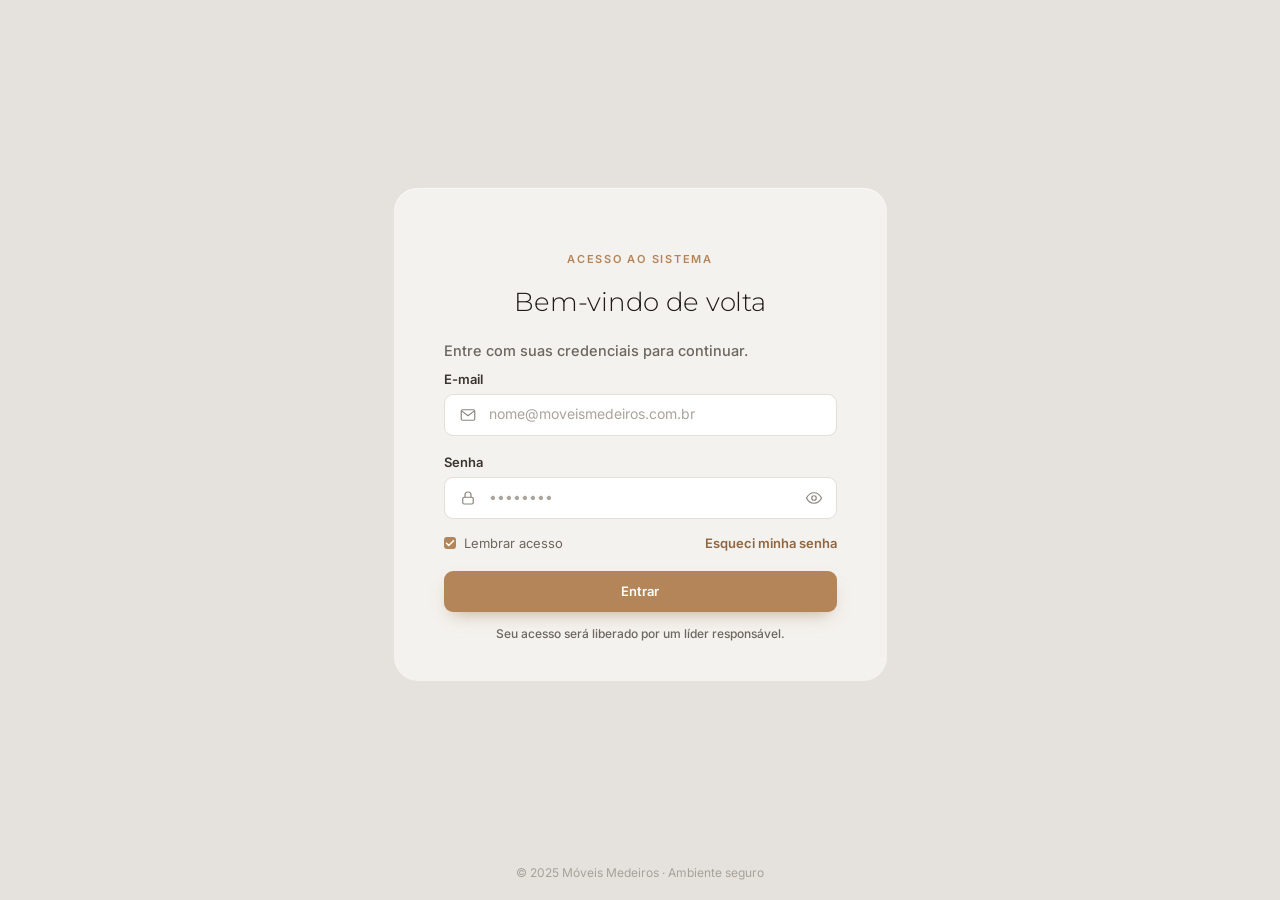
<file: index.html>
<!DOCTYPE html>
<html lang="pt-BR">
<head>
  <meta charset="UTF-8">
  <meta name="viewport" content="width=device-width, initial-scale=1">
  <title>Acesso ao sistema · Móveis Medeiros</title>
  <link rel="preconnect" href="https://fonts.googleapis.com">
  <link rel="preconnect" href="https://fonts.gstatic.com" crossorigin>
  <link href="https://fonts.googleapis.com/css2?family=Inter:wght@400;500;600;700&family=Montserrat:wght@300;400;500;600;700&display=swap" rel="stylesheet">
  <link rel="stylesheet" href="style.css?v=20261128">
</head>
<body>

  <main class="page">
    <section class="card">
      <p class="eyebrow">Acesso ao sistema</p>
      <h1 class="title">Bem-vindo de volta</h1>
      <p class="subtitle">Entre com suas credenciais para continuar.</p>

      <form class="form" id="form" action="#" method="post" novalidate>

        <div class="field">
          <label class="field__label" for="email">E-mail</label>
          <div class="input">
            <svg class="input__icon" viewBox="0 0 24 24" width="18" height="18" fill="none" stroke="currentColor" stroke-width="1.6" stroke-linecap="round" stroke-linejoin="round" aria-hidden="true">
              <rect x="3" y="5" width="18" height="14" rx="2"/>
              <path d="m3.5 6.5 8.5 6.5 8.5-6.5"/>
            </svg>
            <input id="email" name="email" type="email" placeholder="nome@moveismedeiros.com.br" autocomplete="username" required>
          </div>
        </div>

        <div class="field">
          <label class="field__label" for="senha">Senha</label>
          <div class="input">
            <svg class="input__icon" viewBox="0 0 24 24" width="18" height="18" fill="none" stroke="currentColor" stroke-width="1.6" stroke-linecap="round" stroke-linejoin="round" aria-hidden="true">
              <rect x="5" y="11" width="14" height="9" rx="2"/>
              <path d="M8 11V8a4 4 0 0 1 8 0v3"/>
            </svg>
            <input id="senha" name="senha" type="password" placeholder="••••••••" autocomplete="current-password" required>
            <button class="input__toggle" type="button" id="toggle-senha" aria-label="Mostrar senha">
              <svg viewBox="0 0 24 24" width="18" height="18" fill="none" stroke="currentColor" stroke-width="1.6" stroke-linecap="round" stroke-linejoin="round" aria-hidden="true">
                <path d="M2 12s3.6-7 10-7 10 7 10 7-3.6 7-10 7S2 12 2 12Z"/>
                <circle cx="12" cy="12" r="3"/>
              </svg>
            </button>
          </div>
        </div>

        <div class="options">
          <label class="check">
            <input type="checkbox" name="lembrar" id="lembrar" checked>
            <span class="check__box" aria-hidden="true">
              <svg viewBox="0 0 24 24" width="12" height="12" fill="none" stroke="currentColor" stroke-width="3.2" stroke-linecap="round" stroke-linejoin="round"><path d="m5 12.5 4.5 4.5L19 7.5"/></svg>
            </span>
            <span class="check__label">Lembrar acesso</span>
          </label>
          <a class="link" href="#" id="esqueci">Esqueci minha senha</a>
        </div>

        <p class="form__msg" id="msg" role="alert"></p>

        <button class="btn" type="submit" id="enviar">
          <span>Entrar</span>
        </button>

        <p class="note">Seu acesso será liberado por um líder responsável.</p>
      </form>

    </section>

    <footer class="footer">© 2025 Móveis Medeiros · Ambiente seguro</footer>
  </main>

  <script src="config.js?v=20261127"></script>
  <script>
    const $ = (id) => document.getElementById(id);
    const mensagem = (texto, tipo = "error") => { const el = $("msg"); el.textContent = texto; el.className = `form__msg is-${tipo}`; };

    // já logado → vai direto para as obras
if (localStorage.getItem(CONFIG.TOKEN_KEY) || sessionStorage.getItem(CONFIG.TOKEN_KEY)) location.replace("home.html");
    // mostrar / ocultar senha
    const campo = $("senha"), botao = $("toggle-senha");
    botao.addEventListener("click", () => {
      const visivel = campo.type === "text";
      campo.type = visivel ? "password" : "text";
      botao.setAttribute("aria-label", visivel ? "Mostrar senha" : "Ocultar senha");
    });

    // MVP: sem redefinição de senha (CONTRATO_API, seção 1.3)
    $("esqueci").addEventListener("click", (e) => { e.preventDefault(); mensagem("Fale com o Líder para redefinir a sua senha.", "info"); });

    $("form").addEventListener("submit", async (e) => {
      e.preventDefault();
      const email = $("email").value.trim(), senha = campo.value;
      if (!email || !senha) return mensagem("Informe e-mail e senha.");
      $("enviar").disabled = true; mensagem("", "info");
      try {
        const res = await fetch(`${CONFIG.API_URL}/api/auth/login`, {
          method: "POST", headers: { "Content-Type": "application/json" }, body: JSON.stringify({ email, senha }),
        });
        const dados = await res.json().catch(() => ({}));
        if (res.ok) {
          // "Lembrar acesso": mantém o token ao fechar o navegador; senão vale só nesta aba
          (($("lembrar").checked ? localStorage : sessionStorage)).setItem(CONFIG.TOKEN_KEY, dados.accessToken);
          location.href = "index.html";
location.href = "home.html";        }
        // o front decide pelo code, nunca pelo texto de detail
        mensagem(dados.code === "CREDENCIAIS_INVALIDAS" ? "E-mail ou senha incorretos."
          : dados.code === "VALIDACAO_FALHOU" ? "Confira o e-mail e a senha informados."
          : "Não foi possível entrar. Tente de novo.");
      } catch {
        mensagem("Não foi possível conectar à API. Confira se ela está rodando e se esta página abre em http://localhost:5173.");
      } finally {
        $("enviar").disabled = false;
      }
    });
  </script>
</body>
</html>
</file>
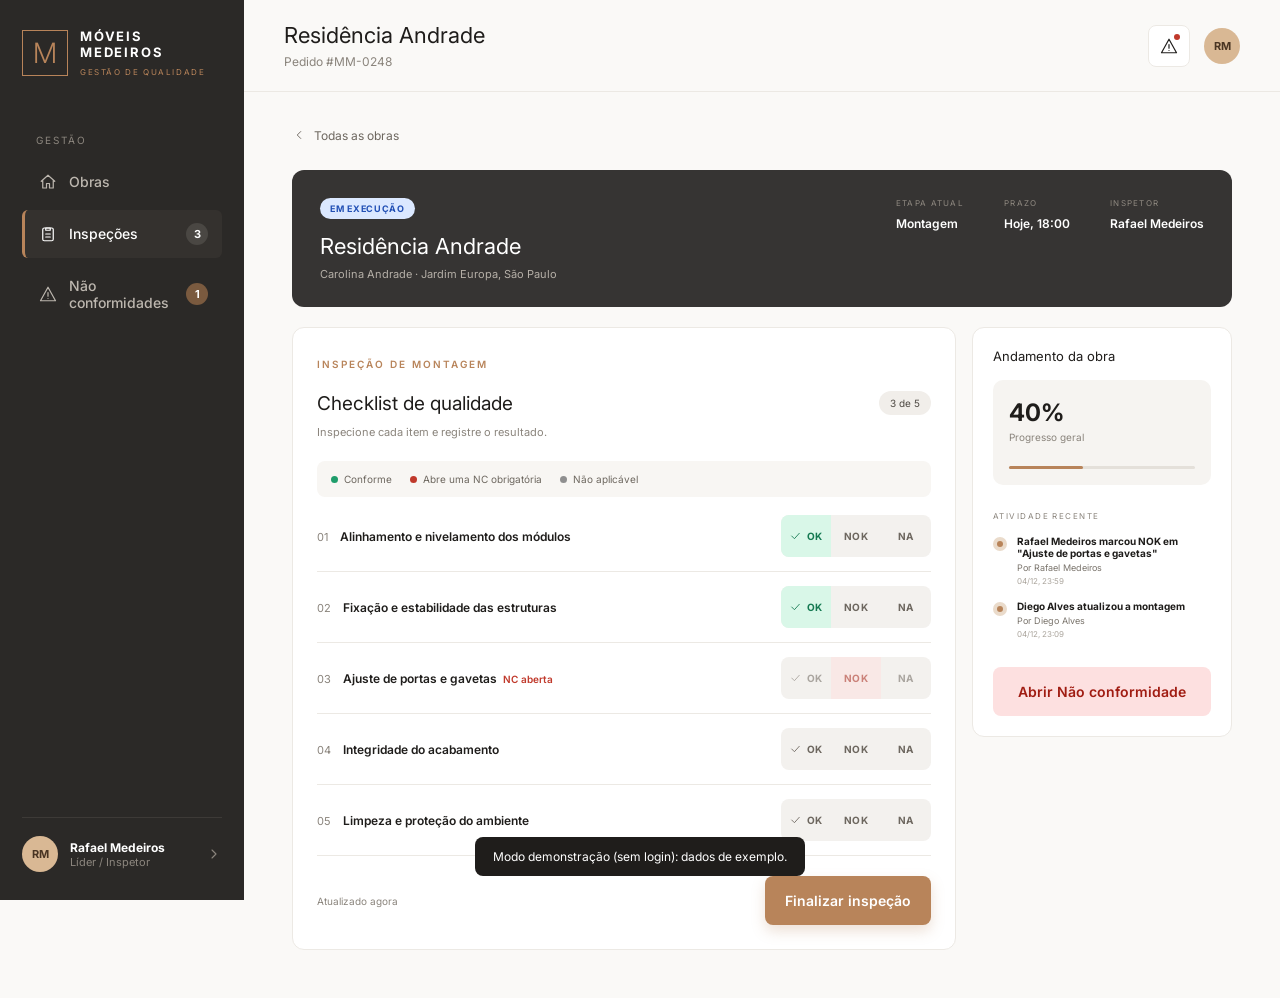
<file: inspecoes.html>
<!DOCTYPE html>
<html lang="pt-BR">
<head>
<meta charset="UTF-8">
<meta name="viewport" content="width=device-width, initial-scale=1">
<title>Residência Andrade · Móveis Medeiros</title>
<link rel="preconnect" href="https://fonts.googleapis.com">
<link href="https://fonts.googleapis.com/css2?family=Inter:wght@400;500;600;700&display=swap" rel="stylesheet">
<link rel="stylesheet" href="inspecoes.css">
</head>
<body>
<div class="app">

  <aside class="sidebar">
    <div class="brand">
      <div class="brand-mark">M</div>
      <div class="brand-text">
        <strong>MÓVEIS<br>MEDEIROS</strong>
        <span>GESTÃO DE QUALIDADE</span>
      </div>
    </div>

    <p class="nav-title">GESTÃO</p>
    <nav class="nav">
      <a href="#" class="nav-item">
        <svg viewBox="0 0 24 24"><path d="M3 11l9-8 9 8M5 10v10h5v-6h4v6h5V10"/></svg>
        <span>Obras</span>
      </a>
      <a href="#" class="nav-item active">
        <svg viewBox="0 0 24 24"><rect x="5" y="4" width="14" height="17" rx="2"/><path d="M9 4h6v3H9zM9 12h6M9 16h6"/></svg>
        <span>Inspeções</span>
        <b class="badge" id="badgeInsp">3</b>
      </a>
      <a href="#" class="nav-item">
        <svg viewBox="0 0 24 24"><path d="M12 3l10 18H2zM12 10v5M12 18h.01"/></svg>
        <span>Não conformidades</span>
        <b class="badge badge-brown" id="badgeNc">5</b>
      </a>
    </nav>

    <div class="user">
      <div class="avatar" id="userAvatar">RM</div>
      <div class="user-info"><strong id="userName">Rafael Medeiros</strong><span>Líder / Inspetor</span></div>
      <svg class="chev" viewBox="0 0 24 24"><path d="M9 6l6 6-6 6"/></svg>
    </div>
  </aside>

  <main class="main">
    <header class="topbar">
      <div>
        <h1 id="obraTitulo">Residência Andrade</h1>
        <p id="obraPedido">Pedido #MM-0248</p>
      </div>
      <div class="top-actions">
        <button class="icon-btn" aria-label="Alertas">
          <svg viewBox="0 0 24 24"><path d="M12 3l10 18H2zM12 10v5M12 18h.01"/></svg>
          <i class="dot"></i>
        </button>
        <div class="avatar" id="topAvatar">RM</div>
      </div>
    </header>

    <div class="content">
      <a href="#" class="back"><svg viewBox="0 0 24 24"><path d="M15 6l-6 6 6 6"/></svg> Todas as obras</a>

      <section class="hero">
        <div>
          <span class="status" id="obraStatus">EM EXECUÇÃO</span>
          <h2 id="heroTitulo">Residência Andrade</h2>
          <p id="heroEndereco">Carolina Andrade · Jardim Europa, São Paulo</p>
        </div>
        <dl class="meta">
          <div><dt>ETAPA ATUAL</dt><dd id="metaEtapa">Montagem</dd></div>
          <div><dt>PRAZO</dt><dd id="metaPrazo">Hoje, 18:00</dd></div>
          <div><dt>INSPETOR</dt><dd id="metaInspetor">Rafael Medeiros</dd></div>
        </dl>
      </section>

      <div class="grid">
        <section class="card checklist">
          <span class="eyebrow">INSPEÇÃO DE MONTAGEM</span>
          <div class="check-head">
            <h3>Checklist de qualidade</h3>
            <span class="counter" id="contador">0 de 0</span>
          </div>
          <p class="sub">Inspecione cada item e registre o resultado.</p>

          <div class="legend">
            <span><i class="lg ok"></i>Conforme</span>
            <span><i class="lg nok"></i>Abre uma NC obrigatória</span>
            <span><i class="lg na"></i>Não aplicável</span>
          </div>

          <ul class="items" id="itens"></ul>

          <footer class="check-foot">
            <small id="saveState">Carregando…</small>
            <button class="btn-primary" id="btnFinalizar">Finalizar inspeção</button>
          </footer>
        </section>

        <aside class="card side">
          <h4>Andamento da obra</h4>
          <div class="progress-box">
            <strong id="progPct">0%</strong>
            <span>Progresso geral</span>
            <div class="bar"><div id="progBar"></div></div>
          </div>
          <p class="side-title">ATIVIDADE RECENTE</p>
          <ul class="activity" id="atividades"></ul>
          <button class="btn-nc" id="btnNc">Abrir Não conformidade</button>
        </aside>
      </div>
    </div>
  </main>
</div>

<!-- Modal de Não conformidade -->
<div class="modal" id="modal" hidden>
  <div class="modal-box" role="dialog" aria-modal="true" aria-labelledby="modalTitulo">
    <h3 id="modalTitulo">Abrir não conformidade</h3>
    <p class="sub" id="modalItem"></p>
    <div class="form-grid">
      <div class="full"><label for="ncTitulo">Título (ponto com problema)</label>
        <input id="ncTitulo" type="text" maxlength="150" placeholder="Ex.: Porta do armário superior da cozinha"></div>
      <div class="full"><label for="ncDesc">Descrição técnica</label>
        <textarea id="ncDesc" rows="3" maxlength="2000" placeholder="Descreva o problema e onde ele está."></textarea></div>
      <div><label for="ncCausa">Causa-raiz</label>
        <select id="ncCausa"></select></div>
      <div><label for="ncPrazo">Prazo</label>
        <input id="ncPrazo" type="datetime-local"></div>
      <div class="full"><label for="ncAcao">Ação corretiva necessária</label>
        <textarea id="ncAcao" rows="2" maxlength="2000" placeholder="O que precisa ser feito para corrigir?"></textarea></div>
      <div class="full"><label for="ncResp">Funcionário responsável pela correção</label>
        <select id="ncResp"></select></div>
      <div class="full"><label for="ncFoto">Foto da não conformidade</label>
        <input id="ncFoto" type="file" accept="image/*" capture="environment">
        <img id="ncFotoPrev" class="foto-prev" alt="Pré-visualização da foto" hidden></div>
    </div>
    <p class="err" id="ncErr" hidden></p>
    <div class="modal-actions">
      <button class="btn-ghost" id="ncCancel" type="button">Cancelar</button>
      <button class="btn-primary" id="ncSave" type="button">Registrar NC</button>
    </div>
  </div>
</div>

<div class="toast" id="toast" hidden></div>
<script src="inspecoes.js"></script>
</body>
</html>
</file>
<file: style.css>
:root {
  --bg: #e5e2dd;
  --card: #f4f2ee;
  --surface: #ffffff;
  --border: #e3dfd9;
  --text: #1f1b17;
  --text-soft: #6d665f;
  --placeholder: #aaa49d;
  --accent: #b5855a;
  --accent-dark: #8f6641;

  --font-title: "Montserrat", system-ui, sans-serif;
  --font-body: "Inter", system-ui, sans-serif;
}

*,
*::before,
*::after {
  box-sizing: border-box;
}

html,
body {
  height: 100%;
}

body {
  margin: 0;
  background: var(--bg);
  color: var(--text);
  font-family: var(--font-body);
  -webkit-font-smoothing: antialiased;
}

.page {
  min-height: 100%;
  display: flex;
  flex-direction: column;
  align-items: center;
  justify-content: center;
  padding: 40px 20px 72px;
  position: relative;
}

/* ---------- Cartão ---------- */
.card {
  width: 100%;
  max-width: 493px;
  background: var(--card);
  border-radius: 24px;
  padding: 38px 50px 30px;
  box-shadow: 0 1px 0 rgba(255, 255, 255, 0.6) inset;
}

/* ---------- Cabeçalho ---------- */
.eyebrow {
  margin: 26px 0 0;
  text-align: center;
  font-size: 11px;
  font-weight: 600;
  letter-spacing: 0.16em;
  text-transform: uppercase;
  color: var(--accent);
}

.title {
  margin: 20px 0 0;
  text-align: center;
  font-family: var(--font-title);
  font-weight: 300;
  font-size: 26px;
  letter-spacing: -0.01em;
  color: var(--text);
}

.subtitle {
  margin: 24px 0 0;
  font-size: 14.5px;
  font-weight: 500;
  color: var(--text-soft);
}

/* ---------- Formulário ---------- */
.form {
  margin-top: 12px;
}

.field + .field {
  margin-top: 18px;
}

.field__label {
  display: block;
  margin-bottom: 7px;
  font-size: 13px;
  font-weight: 600;
  color: #3a342e;
}

.input {
  position: relative;
  display: flex;
  align-items: center;
  height: 42px;
  padding: 0 14px;
  background: var(--surface);
  border: 1px solid var(--border);
  border-radius: 9px;
  color: #8c857e;
  transition: border-color 0.15s ease, box-shadow 0.15s ease;
}

.input:focus-within {
  border-color: var(--accent);
  box-shadow: 0 0 0 3px rgba(181, 133, 90, 0.18);
}

.input__icon {
  flex: none;
  margin-right: 10px;
}

.input input {
  flex: 1;
  min-width: 0;
  height: 100%;
  border: 0;
  outline: 0;
  background: transparent;
  font: inherit;
  font-size: 12px;
  color: var(--text);
}

.input input::placeholder {
  color: var(--placeholder);
  font-size: 14px;
}

.input__toggle {
  flex: none;
  display: grid;
  place-items: center;
  width: 28px;
  height: 28px;
  margin-right: -6px;
  padding: 0;
  border: 0;
  background: transparent;
  color: #8c857e;
  cursor: pointer;
  border-radius: 6px;
}

.input__toggle:hover {
  color: var(--accent-dark);
}

.input__toggle:focus-visible {
  outline: 2px solid var(--accent);
  outline-offset: 1px;
}

/* ---------- Opções ---------- */
.options {
  display: flex;
  align-items: center;
  justify-content: space-between;
  margin-top: 16px;
}

.check {
  display: inline-flex;
  align-items: center;
  gap: 8px;
  cursor: pointer;
}

.check input {
  position: absolute;
  opacity: 0;
  pointer-events: none;
}

.check__box {
  display: grid;
  place-items: center;
  width: 12px;
  height: 12px;
  border-radius: 3px;
  background: var(--accent);
  color: #fff;
  transition: background 0.15s ease;
}

.check__box svg {
  opacity: 1;
}

.check input:not(:checked) + .check__box {
  background: var(--surface);
  box-shadow: inset 0 0 0 1px #c9c3bb;
}

.check input:not(:checked) + .check__box svg {
  opacity: 0;
}

.check input:focus-visible + .check__box {
  outline: 2px solid var(--accent);
  outline-offset: 2px;
}

.check__label {
  font-size: 13px;
  color: var(--text-soft);
}

.link {
  font-size: 13px;
  font-weight: 600;
  color: var(--accent-dark);
  text-decoration: none;
}

.link:hover {
  text-decoration: underline;
}

/* ---------- Botão ---------- */
.btn {
  display: flex;
  align-items: center;
  justify-content: center;
  gap: 10px;
  width: 100%;
  height: 41px;
  margin-top: 20px;
  border: 0;
  border-radius: 9px;
  background: var(--accent);
  color: #fff;
  font: inherit;
  font-size: 13px;
  font-weight: 600;
  cursor: pointer;
  box-shadow: 0 8px 18px -8px rgba(143, 102, 65, 0.55);
  transition: background 0.15s ease, transform 0.1s ease;
}

.btn:hover {
  background: #a97a4f;
}

.btn:active {
  transform: translateY(1px);
}

.btn:focus-visible {
  outline: 2px solid var(--accent-dark);
  outline-offset: 3px;
}

.note {
  margin: 14px 0 0;
  text-align: center;
  font-size: 12px;
  font-weight: 500;
  color: var(--text-soft);
  margin-bottom: 10px;
}

/* ---------- Rodapé ---------- */
.footer {
  position: absolute;
  bottom: 20px;
  left: 0;
  right: 0;
  text-align: center;
  font-size: 12px;
  color: #a7a199;
}

/* ---------- Responsivo ---------- */
@media (max-width: 520px) {
  .card {
    padding: 32px 24px 26px;
    border-radius: 20px;
  }

  .options {
    flex-wrap: wrap;
    gap: 10px;
  }
}

/* ---------- Acréscimos para a integração com a API ---------- */
.form__msg {
  margin: 14px 0 0;
  font-size: 13px;
  line-height: 19px;
}

.form__msg:empty {
  display: none;
}

.form__msg.is-error {
  color: #a32424;
}

.form__msg.is-info {
  color: var(--text-soft);
}

.btn:disabled {
  opacity: 0.6;
  cursor: wait;
}
</file>
<file: inspecoes.css>
:root{
  --side:#2b2927; --side-2:#34312e; --bg:#faf9f7; --card:#fff; --line:#ece9e4;
  --ink:#1f1d1b; --muted:#8a847c; --brand:#b8845a; --brand-dark:#a2714a; --brand-soft:#d9b894;
  --ok:#1f9d6b; --ok-bg:#d9f7e8; --nok:#c0392b; --nok-bg:#fde0e0; --na:#8f8f8f;
  --hero:#363433;
}
*{box-sizing:border-box;margin:0;padding:0}
body{font-family:Inter,system-ui,sans-serif;background:var(--bg);color:var(--ink);font-size:14px}
svg{width:18px;height:18px;fill:none;stroke:currentColor;stroke-width:1.6;stroke-linecap:round;stroke-linejoin:round;flex:none}
button{font:inherit;cursor:pointer;border:0;background:none;color:inherit}
:focus-visible{outline:2px solid var(--brand);outline-offset:2px}

.app{display:grid;grid-template-columns:244px 1fr;min-height:100vh}

/* Sidebar */
.sidebar{background:var(--side);color:#d8d3cc;padding:28px 22px;display:flex;flex-direction:column;position:sticky;top:0;height:100vh}
.brand{display:flex;gap:12px;align-items:center;margin-bottom:56px}
.brand-mark{width:46px;height:46px;border:1.5px solid var(--brand);color:var(--brand);display:grid;place-items:center;font-size:28px;font-weight:300}
.brand-text strong{display:block;color:#fff;font-size:13px;letter-spacing:.14em;line-height:1.25}
.brand-text span{font-size:8px;letter-spacing:.2em;color:var(--brand)}
.nav-title{font-size:10px;letter-spacing:.2em;color:#8c867e;margin:0 0 14px 14px}
.nav{display:flex;flex-direction:column;gap:6px}
.nav-item{display:flex;align-items:center;gap:12px;padding:13px 14px;border-radius:6px;color:#bdb7af;text-decoration:none;font-weight:500;border-left:3px solid transparent}
.nav-item:hover{background:var(--side-2)}
.nav-item.active{background:var(--side-2);color:#fff;border-left-color:var(--brand)}
.badge{margin-left:auto;font-size:11px;min-width:22px;height:22px;border-radius:11px;display:grid;place-items:center;background:#4a4743;color:#fff}
.badge-brown{background:#7a5a3f}
.user{margin-top:auto;display:flex;align-items:center;gap:12px;padding-top:18px;border-top:1px solid #3d3a37}
.user-info{display:flex;flex-direction:column;min-width:0}
.user-info strong{font-size:12px;color:#fff}
.user-info span{font-size:11px;color:#8c867e}
.chev{margin-left:auto;color:#8c867e;width:16px}
.avatar{width:36px;height:36px;border-radius:50%;background:var(--brand-soft);color:#4a3523;font-size:11px;font-weight:700;display:grid;place-items:center;flex:none}

/* Topbar */
.topbar{display:flex;justify-content:space-between;align-items:center;padding:22px 40px;background:var(--bg);border-bottom:1px solid var(--line)}
.topbar h1{font-size:22px;font-weight:400}
.topbar p{font-size:12px;color:var(--muted);margin-top:6px}
.top-actions{display:flex;align-items:center;gap:14px}
.icon-btn{position:relative;width:42px;height:42px;border:1px solid var(--line);background:#fff;border-radius:8px;display:grid;place-items:center}
.icon-btn .dot{position:absolute;top:8px;right:9px;width:6px;height:6px;border-radius:50%;background:var(--nok)}

.content{padding:34px 48px 48px;}
.back{display:inline-flex;align-items:center;gap:8px;font-size:12px;color:#6d675f;text-decoration:none;margin-bottom:26px}
.back svg{width:14px}

/* Hero */
.hero{background:var(--hero);color:#fff;border-radius:12px;padding:28px 28px 26px;display:flex;justify-content:space-between;gap:24px;flex-wrap:wrap}
.status{display:inline-block;background:#dbe8ff;color:#2250b5;font-size:9px;font-weight:700;letter-spacing:.08em;padding:5px 10px;border-radius:99px}
.status.concluida{background:#d9f7e8;color:#157a52}
.hero h2{font-size:22px;font-weight:400;margin:14px 0 8px}
.hero p{font-size:11px;color:#b6b0a8}
.meta{display:flex;gap:40px;align-self:flex-start}
.meta dt{font-size:8px;letter-spacing:.16em;color:#8f8981;margin-bottom:8px}
.meta dd{font-size:12px;font-weight:600}

/* Grid */
.grid{display:grid;grid-template-columns:1fr 260px;gap:16px;margin-top:20px;align-items:start}
.card{background:var(--card);border:1px solid var(--line);border-radius:12px}
.checklist{padding:26px 24px 24px}
.eyebrow{font-size:10px;font-weight:600;letter-spacing:.2em;color:var(--brand)}
.check-head{display:flex;justify-content:space-between;align-items:center;margin:20px 0 10px}
.check-head h3{font-size:19px;font-weight:400}
.counter{font-size:10px;background:#f1eeea;border-radius:99px;padding:6px 11px;color:#4d4842}
.sub{font-size:11px;color:var(--muted)}
.legend{display:flex;gap:18px;background:#f8f6f3;border-radius:8px;padding:12px 14px;margin:22px 0 4px;font-size:10px;color:#6d675f}
.legend span{display:flex;align-items:center;gap:6px}
.lg{width:7px;height:7px;border-radius:50%}
.lg.ok{background:var(--ok)}.lg.nok{background:var(--nok)}.lg.na{background:var(--na)}

.items{list-style:none}
.item{display:flex;justify-content:space-between;align-items:center;gap:16px;padding:14px 0;border-bottom:1px solid var(--line)}
.item-label{display:flex;gap:12px;align-items:baseline;font-size:12px;font-weight:600}
.item-label .n{font-weight:400;color:var(--muted);font-size:11px}
.item-label .nc-tag{font-size:10px;font-weight:600;color:var(--nok);margin-left:6px}
.seg{display:flex;background:#f3f1ee;border-radius:8px;padding:0;overflow:hidden;flex:none}
.seg button{width:50px;height:42px;font-size:10px;font-weight:700;color:#6d675f;display:flex;align-items:center;justify-content:center;gap:5px;letter-spacing:.04em;transition:background .15s,color .15s}
.seg button svg{width:13px}
.seg button:hover{background:#eae7e2}
.seg button.on.ok{background:var(--ok-bg);color:#157a52}
.seg button.on.nok{background:var(--nok-bg);color:#a9261b}
.seg button.on.na{background:#e6e6e6;color:#555}
.check-foot{display:flex;justify-content:space-between;align-items:center;margin-top:20px}
.check-foot small{font-size:10px;color:var(--muted)}
.btn-primary{background:var(--brand);color:#fff;font-weight:600;padding:16px 20px;border-radius:8px;box-shadow:0 6px 14px rgba(184,132,90,.25);transition:background .15s}
.btn-primary:hover{background:var(--brand-dark)}
.btn-primary:disabled{opacity:.6;cursor:wait}

/* Side */
.side{padding:20px}
.side h4{font-size:13px;font-weight:400;margin-bottom:16px}
.progress-box{background:#f6f4f1;border-radius:10px;padding:18px 16px 16px}
.progress-box strong{font-size:24px;display:block}
.progress-box span{font-size:10px;color:var(--muted)}
.bar{height:3px;background:#e4e0da;border-radius:2px;margin-top:22px}
.bar div{height:100%;background:var(--brand);border-radius:2px;transition:width .4s}
.side-title{font-size:8px;letter-spacing:.18em;color:var(--muted);margin:26px 0 14px}
.activity{list-style:none;display:flex;flex-direction:column;gap:14px}
.activity li{display:flex;gap:10px}
.activity i{width:14px;height:14px;border-radius:50%;background:#eadbcb;position:relative;flex:none;margin-top:2px}
.activity i::after{content:"";position:absolute;inset:4px;border-radius:50%;background:var(--brand)}
.activity b{display:block;font-size:10px}
.activity span,.activity time{display:block;font-size:9px;color:#7a746c;margin-top:3px}
.activity time{font-size:8px;color:#aaa49c}
.btn-nc{width:100%;margin-top:28px;background:var(--nok-bg);color:#a01c12;font-weight:600;padding:16px;border-radius:8px}
.btn-nc:hover{background:#fbcfcf}

/* Modal / toast */
.modal{position:fixed;inset:0;background:rgba(31,29,27,.55);display:grid;place-items:center;padding:20px;z-index:20}
.modal[hidden],.toast[hidden]{display:none}
.modal-box{background:#fff;border-radius:12px;padding:26px;width:min(600px,100%);max-height:92vh;overflow-y:auto}
.modal-box h3{font-size:18px;font-weight:500;margin-bottom:6px}
.modal-box label{display:block;font-size:11px;font-weight:600;margin:18px 0 6px}
.modal-box textarea,.modal-box select,.modal-box input[type=text],.modal-box input[type=date],.modal-box input[type=file], #ncPrazo{width:100%;font:inherit;font-size:13px;padding:10px 12px;border:1px solid #ddd8d1;border-radius:8px;background:#fff}
.err{color:var(--nok);font-size:11px;margin-top:10px}
.modal-actions{display:flex;justify-content:flex-end;gap:10px;margin-top:22px}
.btn-ghost{padding:14px 18px;border-radius:8px;font-weight:600;color:#6d675f}
.btn-ghost:hover{background:#f3f1ee}
.modal-actions .btn-primary{padding:14px 18px}
.toast{position:fixed;bottom:24px;left:50%;transform:translateX(-50%);background:var(--ink);color:#fff;padding:12px 18px;border-radius:8px;font-size:12px;z-index:30}


@media (max-width:1000px){
  .app{grid-template-columns:1fr}
  .sidebar{display:none}
  .grid{grid-template-columns:1fr}
  .content{padding:24px 20px}
  .topbar{padding:18px 20px}
  .meta{gap:24px}
  .legend{flex-wrap:wrap}
}
@media (prefers-reduced-motion:reduce){*{transition:none!important}}

.form-grid{display:grid;grid-template-columns:1fr 1fr;gap:0 16px}
.form-grid .full{grid-column:1/-1}
.modal-box textarea{resize:vertical}
.foto-prev{display:block;max-width:100%;max-height:160px;margin-top:10px;border-radius:8px;border:1px solid var(--line)}
@media (max-width:560px){.form-grid{grid-template-columns:1fr}}

.login-box{width:min(380px,100%)}
.login-box input{width:100%;font:inherit;font-size:13px;padding:10px 12px;border:1px solid #ddd8d1;border-radius:8px}
.seg button:disabled{cursor:not-allowed;opacity:.55}
.btn-primary[hidden]{display:none}
</file>
